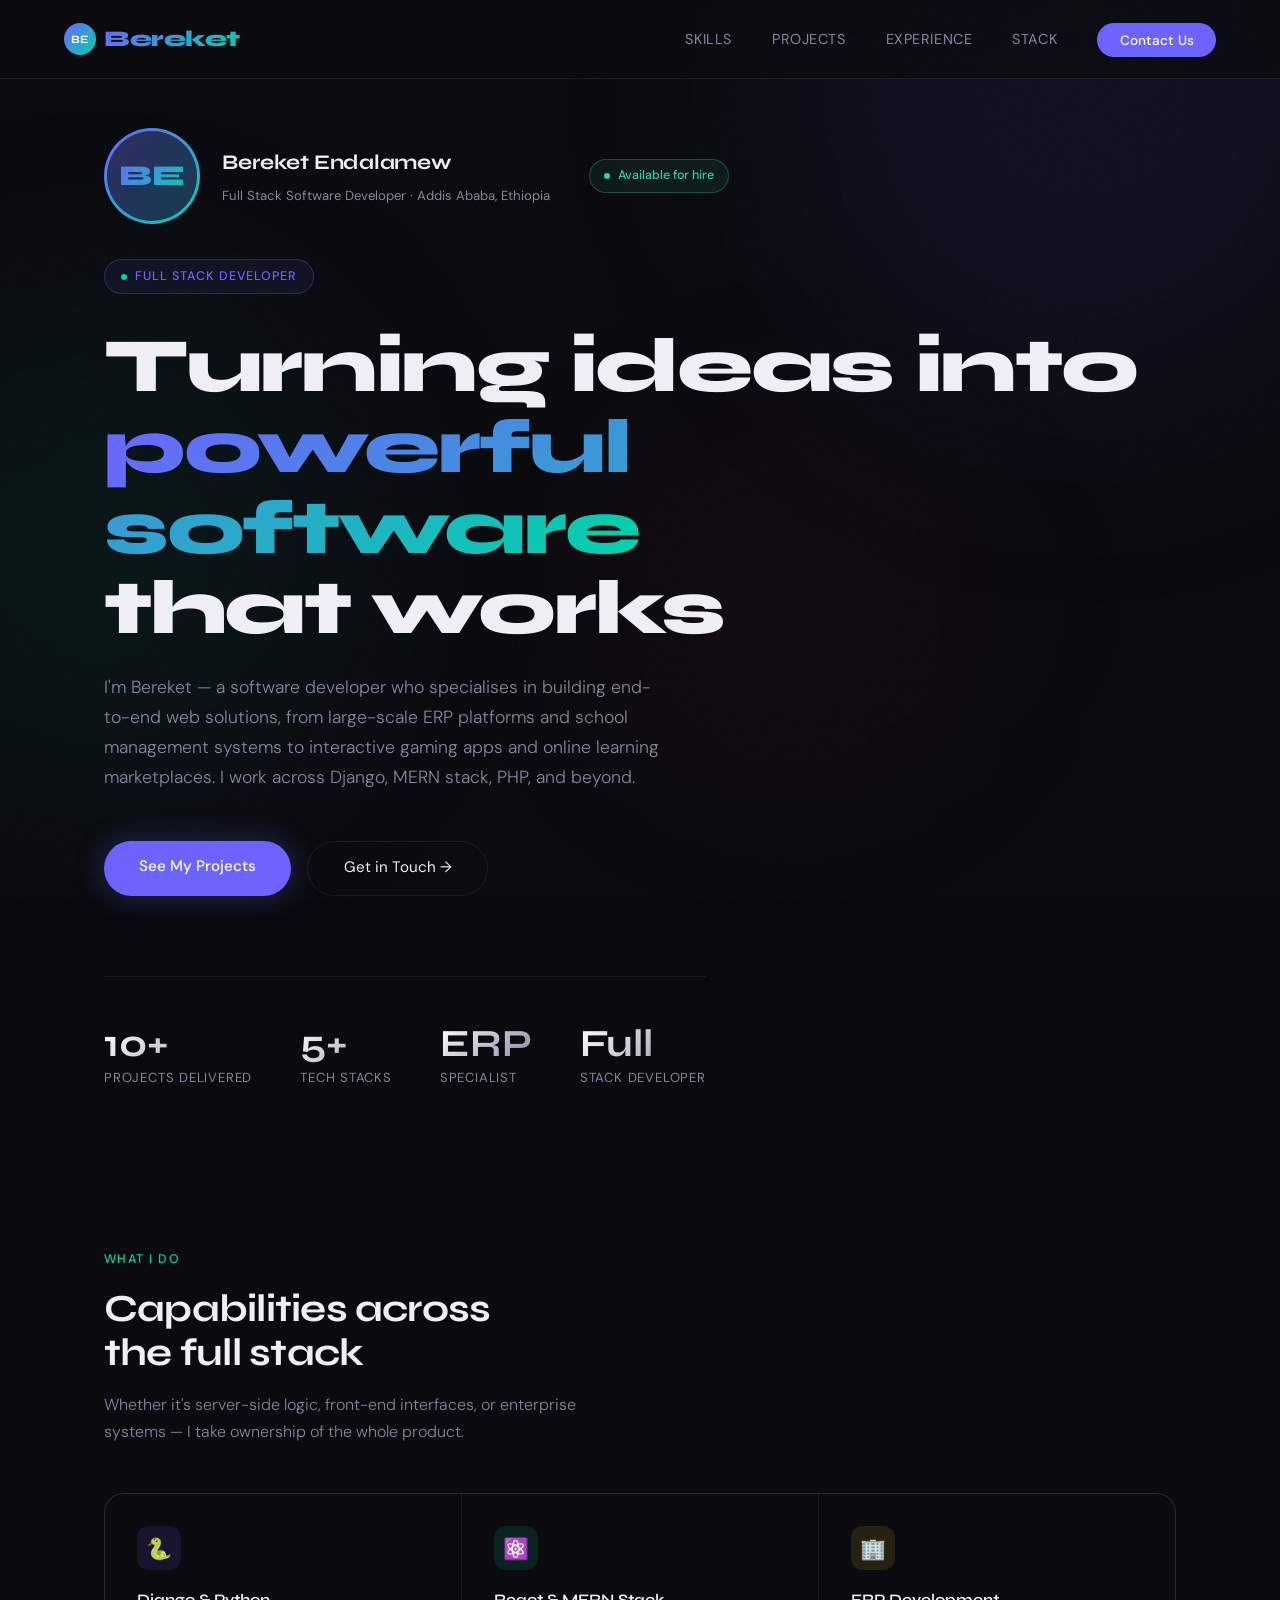
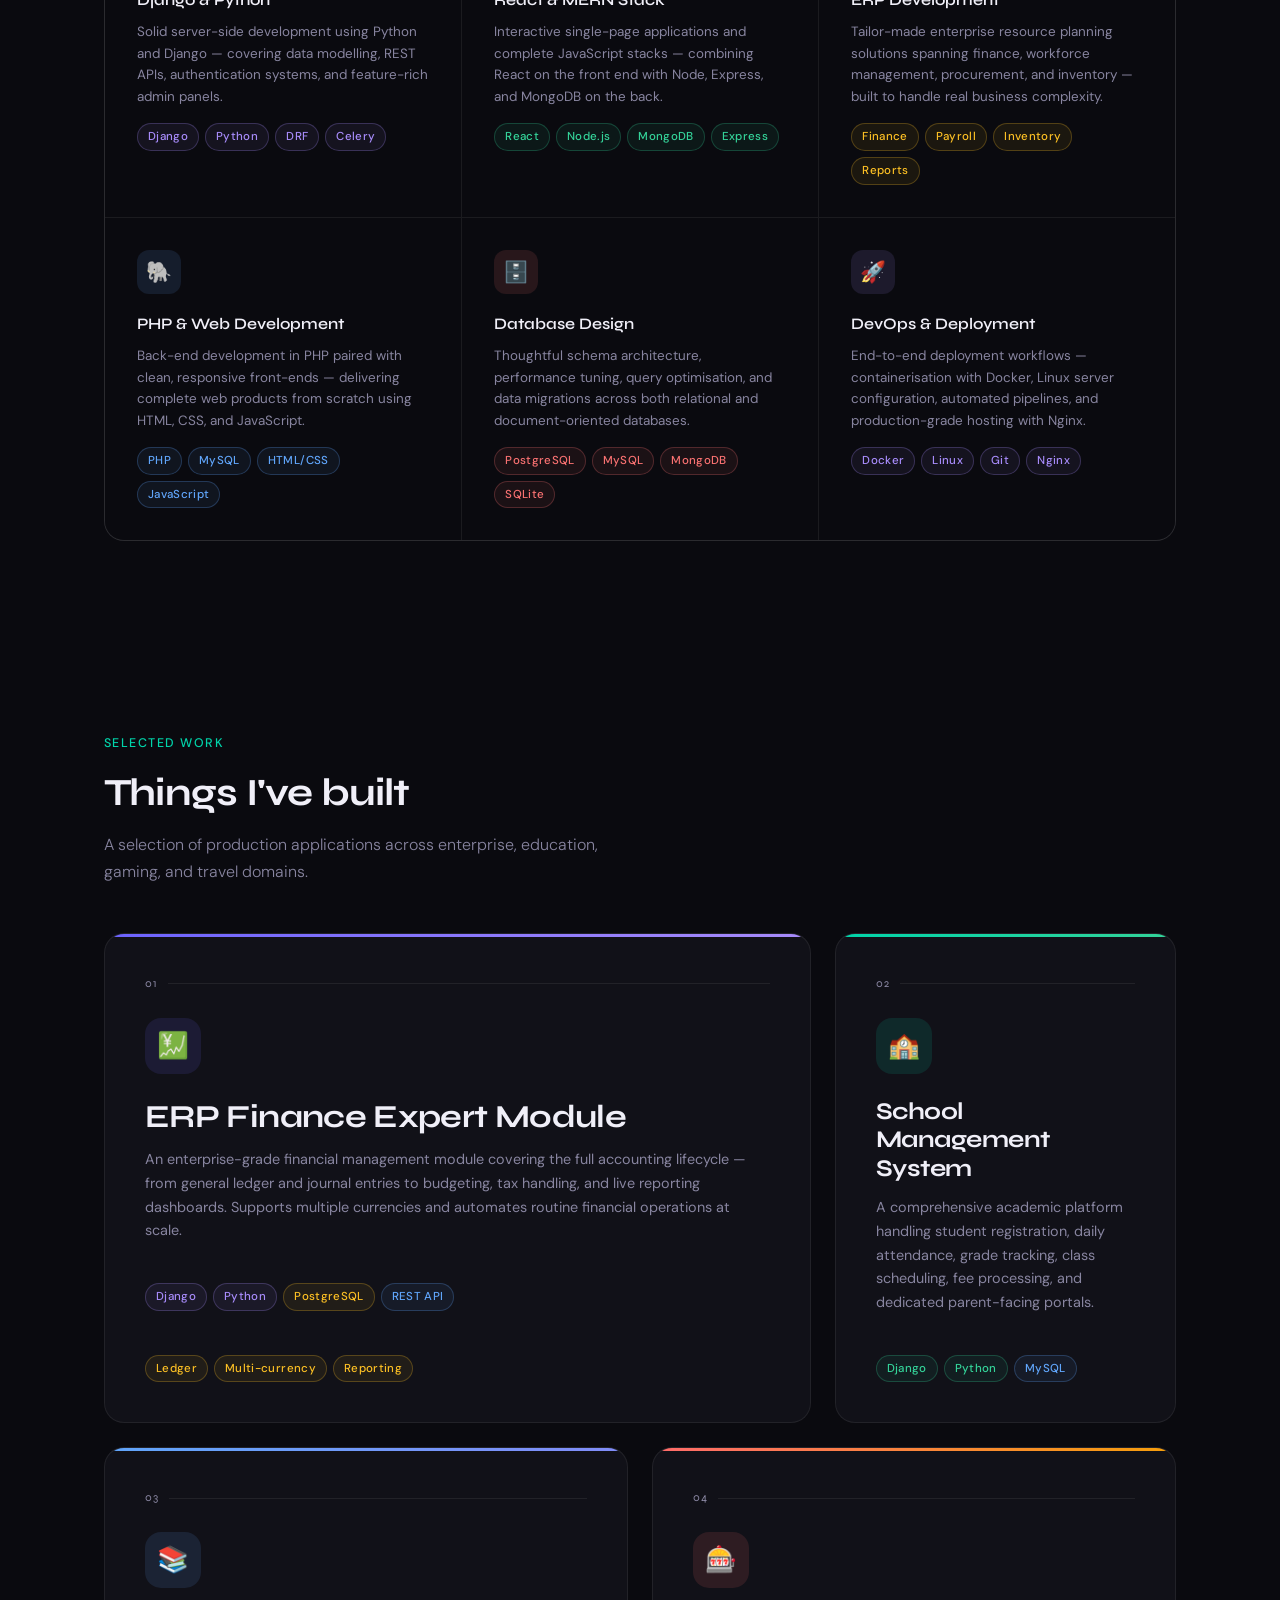
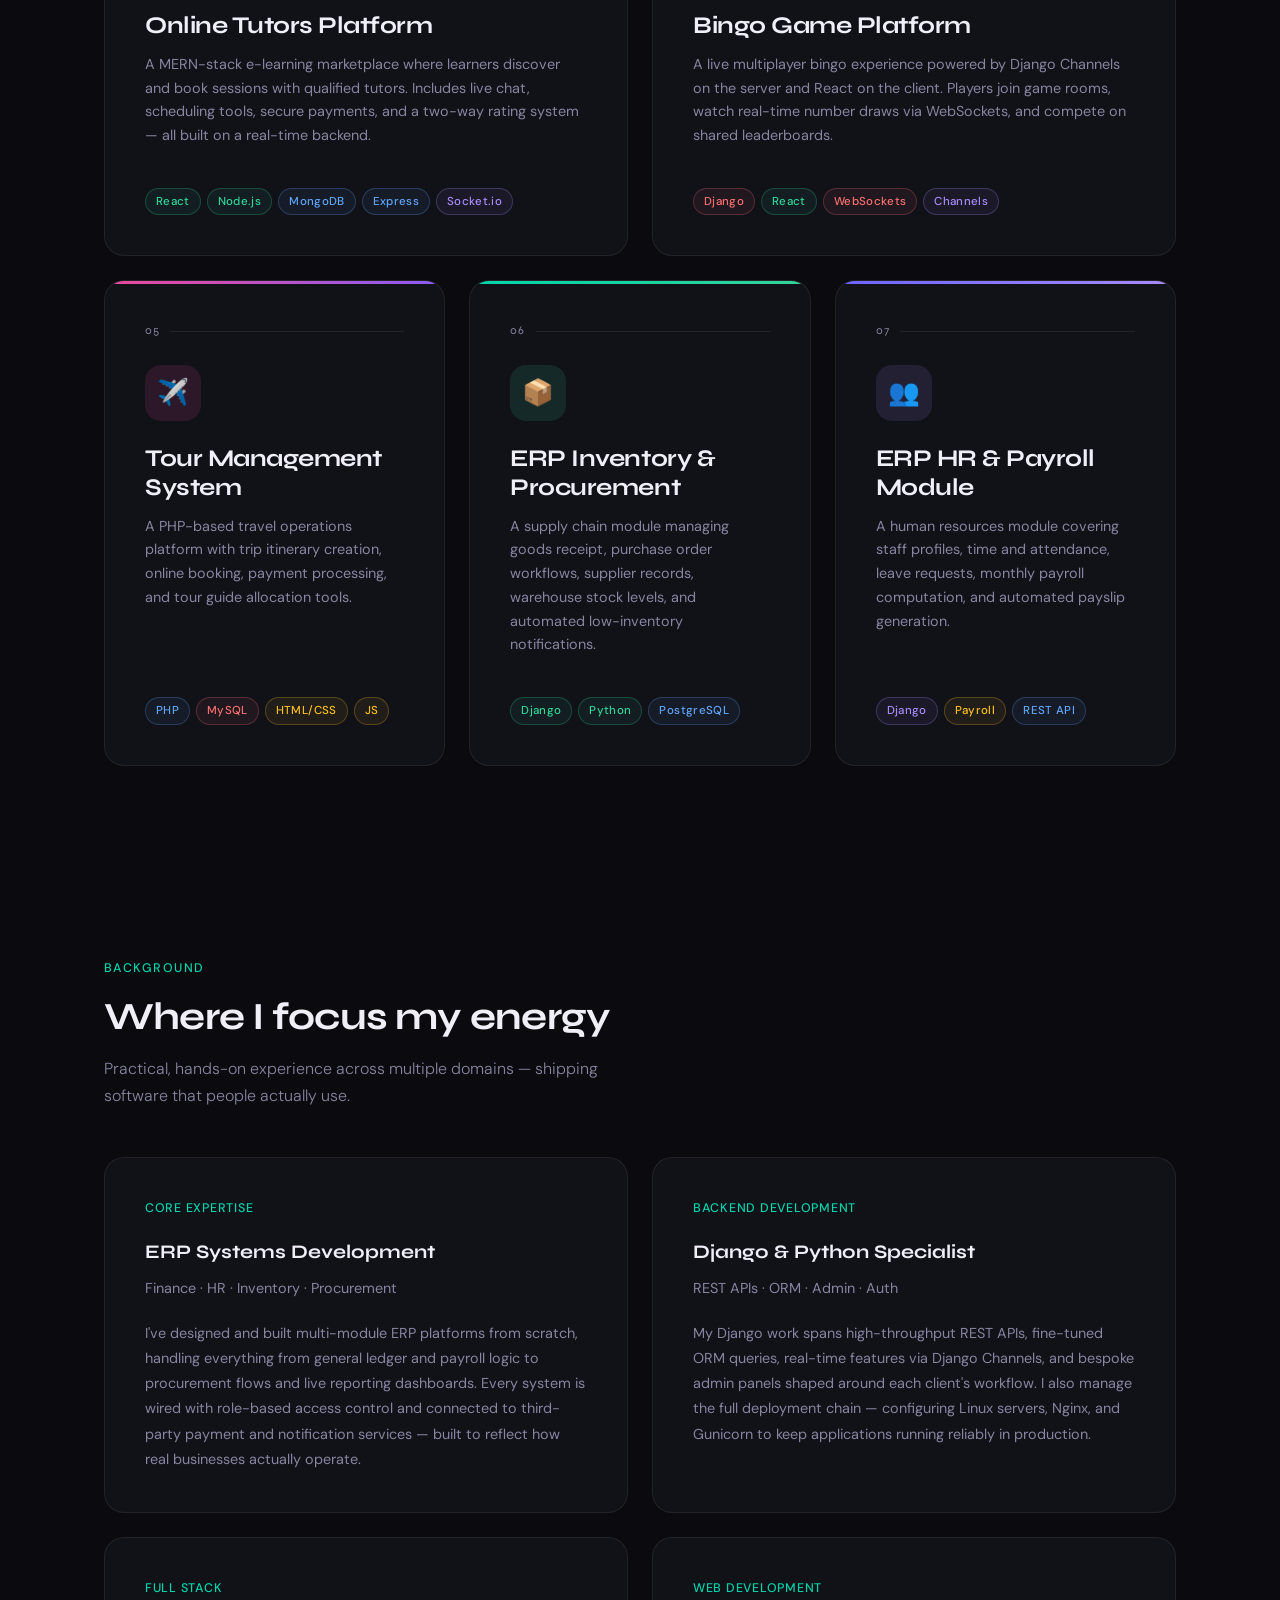
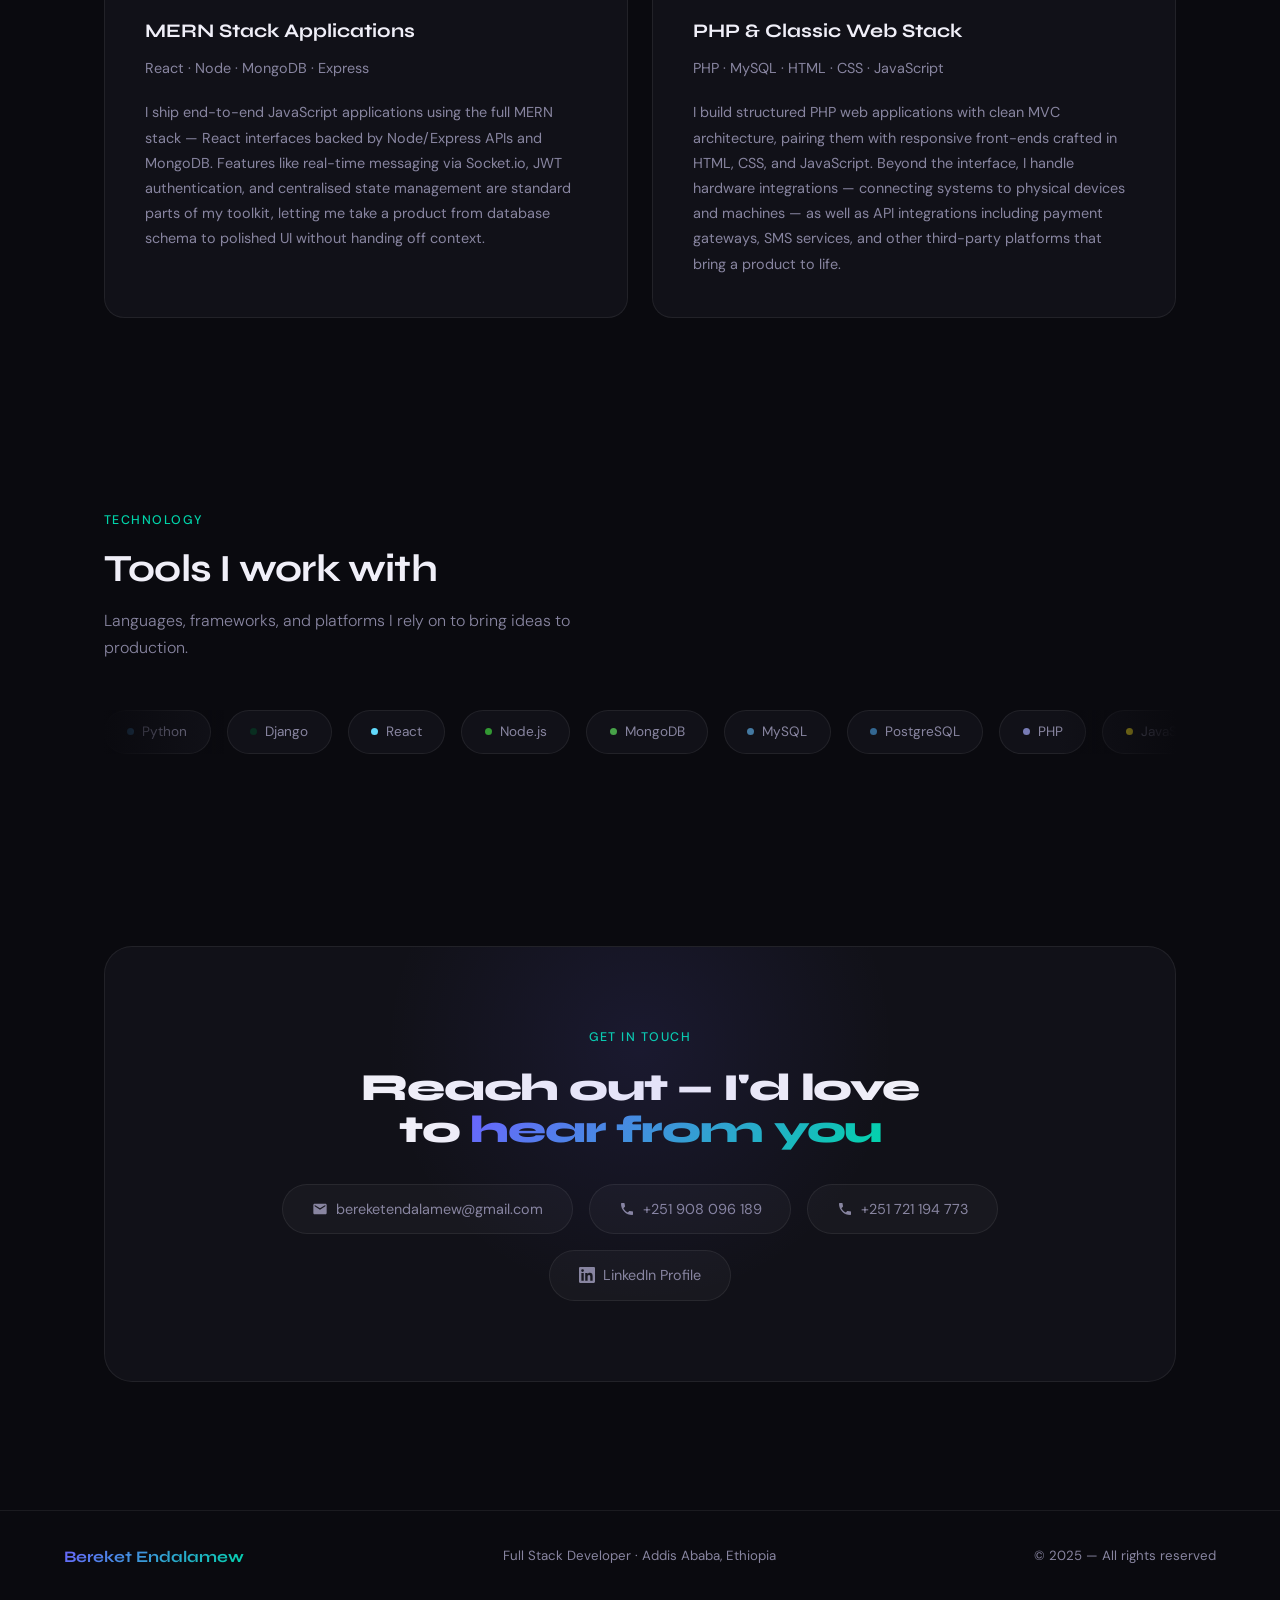
<file: portfolio.html>
<!DOCTYPE html>
<html lang="en">
<head>
<meta charset="UTF-8">
<meta name="viewport" content="width=device-width, initial-scale=1.0">
<title>Bereket Endalamew — Full Stack Developer</title>
<link href="https://fonts.googleapis.com/css2?family=Syne:wght@400;600;700;800&family=DM+Sans:ital,wght@0,300;0,400;0,500;1,300&display=swap" rel="stylesheet">
<style>
  :root {
    --bg: #0a0a0f;
    --bg2: #111118;
    --bg3: #1a1a24;
    --accent: #6c63ff;
    --accent2: #00d4aa;
    --accent3: #ff6b6b;
    --text: #f0eff8;
    --muted: #8885a0;
    --border: rgba(255,255,255,0.07);
    --card: rgba(255,255,255,0.03);
    --glow: 0 0 60px rgba(108,99,255,0.12);
  }
  * { margin: 0; padding: 0; box-sizing: border-box; }
  html { scroll-behavior: smooth; }
  body {
    background: var(--bg);
    color: var(--text);
    font-family: 'DM Sans', sans-serif;
    font-size: 16px;
    line-height: 1.7;
    overflow-x: hidden;
  }
  body::before {
    content: '';
    position: fixed; inset: 0;
    background-image: url("data:image/svg+xml,%3Csvg viewBox='0 0 256 256' xmlns='http://www.w3.org/2000/svg'%3E%3Cfilter id='noise'%3E%3CfeTurbulence type='fractalNoise' baseFrequency='0.9' numOctaves='4' stitchTiles='stitch'/%3E%3C/filter%3E%3Crect width='100%25' height='100%25' filter='url(%23noise)' opacity='0.04'/%3E%3C/svg%3E");
    pointer-events: none; z-index: 999; opacity: 0.5;
  }
  .orb { position: fixed; border-radius: 50%; filter: blur(120px); pointer-events: none; z-index: 0; }
  .orb1 { width: 600px; height: 600px; background: rgba(108,99,255,0.08); top: -200px; right: -100px; }
  .orb2 { width: 500px; height: 500px; background: rgba(0,212,170,0.06); bottom: 100px; left: -150px; }
  .orb3 { width: 300px; height: 300px; background: rgba(255,107,107,0.05); top: 50%; left: 50%; }
  nav {
    position: fixed; top: 0; left: 0; right: 0; z-index: 100;
    display: flex; align-items: center; justify-content: space-between;
    padding: 1.25rem 4rem;
    backdrop-filter: blur(20px);
    background: rgba(10,10,15,0.7);
    border-bottom: 1px solid var(--border);
  }
  .nav-logo {
    font-family: 'Syne', sans-serif;
    font-weight: 800; font-size: 1.4rem;
    background: linear-gradient(135deg, var(--accent), var(--accent2));
    -webkit-background-clip: text; -webkit-text-fill-color: transparent;
    letter-spacing: -0.02em;
  }
  .nav-links { display: flex; gap: 2.5rem; list-style: none; }
  .nav-links a { color: var(--muted); text-decoration: none; font-size: 0.9rem; font-weight: 400; letter-spacing: 0.04em; text-transform: uppercase; transition: color 0.2s; }
  .nav-links a:hover { color: var(--text); }
  .nav-cta { padding: 0.55rem 1.4rem; background: var(--accent); color: #fff !important; border-radius: 100px; font-size: 0.85rem !important; text-transform: none !important; letter-spacing: 0 !important; font-weight: 500 !important; transition: opacity 0.2s !important; }
  .nav-cta:hover { opacity: 0.85; color: #fff !important; }
  section { position: relative; z-index: 1; }
  .hero { min-height: 100vh; display: flex; flex-direction: column; justify-content: center; align-items: flex-start; padding: 8rem 4rem 4rem; max-width: 1200px; margin: 0 auto; }
  .hero-tag { display: inline-flex; align-items: center; gap: 8px; padding: 6px 16px; border-radius: 100px; border: 1px solid rgba(108,99,255,0.3); background: rgba(108,99,255,0.08); font-size: 0.78rem; font-weight: 500; color: var(--accent); letter-spacing: 0.08em; text-transform: uppercase; margin-bottom: 2rem; animation: fadeUp 0.6s ease both; }
  .hero-tag::before { content: ''; width: 6px; height: 6px; border-radius: 50%; background: var(--accent2); display: inline-block; animation: pulse 2s infinite; }
  @keyframes pulse { 0%, 100% { opacity: 1; transform: scale(1); } 50% { opacity: 0.5; transform: scale(0.7); } }
  .hero h1 { font-family: 'Syne', sans-serif; font-size: clamp(3rem, 6vw, 5.5rem); font-weight: 800; line-height: 1.05; letter-spacing: -0.03em; animation: fadeUp 0.6s ease 0.1s both; }
  .hero h1 span { background: linear-gradient(135deg, var(--accent) 0%, var(--accent2) 100%); -webkit-background-clip: text; -webkit-text-fill-color: transparent; }
  .hero-sub { max-width: 560px; margin-top: 1.5rem; color: var(--muted); font-size: 1.1rem; font-weight: 300; animation: fadeUp 0.6s ease 0.2s both; }
  .hero-actions { display: flex; gap: 1rem; margin-top: 3rem; animation: fadeUp 0.6s ease 0.3s both; }
  .btn-primary { padding: 0.85rem 2.2rem; background: var(--accent); color: #fff; border: none; border-radius: 100px; font-size: 0.95rem; font-weight: 500; cursor: pointer; text-decoration: none; transition: transform 0.2s, box-shadow 0.2s; box-shadow: 0 0 30px rgba(108,99,255,0.3); }
  .btn-primary:hover { transform: translateY(-2px); box-shadow: 0 0 50px rgba(108,99,255,0.5); }
  .btn-outline { padding: 0.85rem 2.2rem; background: transparent; color: var(--text); border: 1px solid var(--border); border-radius: 100px; font-size: 0.95rem; font-weight: 400; cursor: pointer; text-decoration: none; transition: border-color 0.2s, background 0.2s; }
  .btn-outline:hover { border-color: rgba(255,255,255,0.2); background: rgba(255,255,255,0.04); }
  .hero-stats { display: flex; gap: 3rem; margin-top: 5rem; padding-top: 3rem; border-top: 1px solid var(--border); animation: fadeUp 0.6s ease 0.4s both; }
  .stat-num { font-family: 'Syne', sans-serif; font-size: 2.4rem; font-weight: 700; line-height: 1; background: linear-gradient(135deg, #fff, var(--muted)); -webkit-background-clip: text; -webkit-text-fill-color: transparent; }
  .stat-label { font-size: 0.82rem; color: var(--muted); margin-top: 4px; text-transform: uppercase; letter-spacing: 0.06em; }
  @keyframes fadeUp { from { opacity: 0; transform: translateY(24px); } to { opacity: 1; transform: translateY(0); } }
  .skills-section { padding: 6rem 4rem; max-width: 1200px; margin: 0 auto; }
  .section-label { font-size: 0.78rem; font-weight: 500; color: var(--accent2); letter-spacing: 0.12em; text-transform: uppercase; margin-bottom: 1rem; }
  .section-title { font-family: 'Syne', sans-serif; font-size: clamp(1.8rem, 3vw, 2.8rem); font-weight: 700; letter-spacing: -0.02em; line-height: 1.15; margin-bottom: 1rem; }
  .section-desc { color: var(--muted); max-width: 500px; font-weight: 300; margin-bottom: 3rem; }
  .skills-grid { display: grid; grid-template-columns: repeat(auto-fill, minmax(280px, 1fr)); gap: 1.5px; background: var(--border); border: 1px solid var(--border); border-radius: 20px; overflow: hidden; }
  .skill-cell { background: var(--bg); padding: 2rem; transition: background 0.2s; }
  .skill-cell:hover { background: var(--bg3); }
  .skill-icon { width: 44px; height: 44px; border-radius: 12px; display: flex; align-items: center; justify-content: center; font-size: 1.3rem; margin-bottom: 1rem; }
  .skill-cell h3 { font-family: 'Syne', sans-serif; font-size: 1rem; font-weight: 600; margin-bottom: 0.5rem; }
  .skill-cell p { font-size: 0.84rem; color: var(--muted); line-height: 1.6; }
  .tags { display: flex; flex-wrap: wrap; gap: 6px; margin-top: 1rem; }
  .tag { padding: 3px 10px; border-radius: 100px; font-size: 0.72rem; font-weight: 500; border: 1px solid; letter-spacing: 0.03em; }
  .tag-purple { color: #a78bfa; border-color: rgba(167,139,250,0.25); background: rgba(167,139,250,0.07); }
  .tag-teal { color: #34d399; border-color: rgba(52,211,153,0.25); background: rgba(52,211,153,0.07); }
  .tag-red { color: #f87171; border-color: rgba(248,113,113,0.25); background: rgba(248,113,113,0.07); }
  .tag-amber { color: #fbbf24; border-color: rgba(251,191,36,0.25); background: rgba(251,191,36,0.07); }
  .tag-blue { color: #60a5fa; border-color: rgba(96,165,250,0.25); background: rgba(96,165,250,0.07); }
  .projects-section { padding: 6rem 4rem; max-width: 1200px; margin: 0 auto; }
  .projects-grid { display: grid; grid-template-columns: repeat(12, 1fr); gap: 1.5rem; margin-top: 3rem; }
  .project-card { border-radius: 20px; border: 1px solid var(--border); background: var(--bg2); padding: 2.5rem; position: relative; overflow: hidden; transition: transform 0.3s, border-color 0.3s; cursor: default; }
  .project-card:hover { transform: translateY(-4px); border-color: rgba(108,99,255,0.3); }
  .project-card::before { content: ''; position: absolute; inset: 0; opacity: 0; background: radial-gradient(600px circle at var(--mouse-x, 50%) var(--mouse-y, 50%), rgba(108,99,255,0.06), transparent 40%); transition: opacity 0.3s; }
  .project-card:hover::before { opacity: 1; }
  .col-8 { grid-column: span 8; }
  .col-4 { grid-column: span 4; }
  .col-6 { grid-column: span 6; }
  .col-12 { grid-column: span 12; }
  .project-number { font-family: 'Syne', sans-serif; font-size: 0.72rem; color: var(--muted); letter-spacing: 0.1em; text-transform: uppercase; margin-bottom: 1.5rem; display: flex; align-items: center; gap: 10px; }
  .project-number::after { content: ''; flex: 1; height: 1px; background: var(--border); }
  .project-title { font-family: 'Syne', sans-serif; font-size: 1.5rem; font-weight: 700; letter-spacing: -0.02em; line-height: 1.2; margin-bottom: 0.75rem; }
  .project-title.lg { font-size: 2rem; }
  .project-desc { font-size: 0.9rem; color: var(--muted); line-height: 1.65; margin-bottom: 1.5rem; }
  .project-footer { display: flex; align-items: center; justify-content: space-between; margin-top: auto; }
  .accent-bar { position: absolute; top: 0; left: 0; right: 0; height: 3px; border-radius: 20px 20px 0 0; }
  .bar-purple { background: linear-gradient(90deg, var(--accent), #a78bfa); }
  .bar-teal { background: linear-gradient(90deg, var(--accent2), #34d399); }
  .bar-coral { background: linear-gradient(90deg, var(--accent3), #f59e0b); }
  .bar-blue { background: linear-gradient(90deg, #60a5fa, #818cf8); }
  .bar-pink { background: linear-gradient(90deg, #ec4899, #8b5cf6); }
  .project-icon-bg { width: 56px; height: 56px; border-radius: 16px; display: flex; align-items: center; justify-content: center; font-size: 1.6rem; margin-bottom: 1.5rem; }
  .experience-section { padding: 6rem 4rem; max-width: 1200px; margin: 0 auto; }
  .exp-grid { display: grid; grid-template-columns: 1fr 1fr; gap: 1.5rem; margin-top: 3rem; }
  .exp-card { border: 1px solid var(--border); background: var(--bg2); border-radius: 20px; padding: 2.5rem; transition: border-color 0.3s; }
  .exp-card:hover { border-color: rgba(0,212,170,0.25); }
  .exp-year { font-size: 0.78rem; color: var(--accent2); font-weight: 500; letter-spacing: 0.06em; text-transform: uppercase; margin-bottom: 1rem; }
  .exp-title { font-family: 'Syne', sans-serif; font-size: 1.2rem; font-weight: 700; margin-bottom: 0.5rem; }
  .exp-company { font-size: 0.9rem; color: var(--muted); margin-bottom: 1.25rem; }
  .stack-section { padding: 6rem 4rem; max-width: 1200px; margin: 0 auto; }
  .stack-marquee-wrap { overflow: hidden; margin-top: 3rem; position: relative; }
  .stack-marquee-wrap::before, .stack-marquee-wrap::after { content: ''; position: absolute; top: 0; bottom: 0; width: 120px; z-index: 2; }
  .stack-marquee-wrap::before { left: 0; background: linear-gradient(90deg, var(--bg), transparent); }
  .stack-marquee-wrap::after { right: 0; background: linear-gradient(-90deg, var(--bg), transparent); }
  .stack-track { display: flex; gap: 1rem; animation: marquee 30s linear infinite; width: max-content; }
  @keyframes marquee { from { transform: translateX(0); } to { transform: translateX(-50%); } }
  .stack-pill { padding: 0.6rem 1.4rem; border: 1px solid var(--border); border-radius: 100px; background: var(--bg2); white-space: nowrap; font-size: 0.85rem; color: var(--muted); display: flex; align-items: center; gap: 8px; transition: border-color 0.2s, color 0.2s; }
  .stack-pill:hover { border-color: rgba(108,99,255,0.4); color: var(--text); }
  .stack-dot { width: 7px; height: 7px; border-radius: 50%; flex-shrink: 0; }
  .contact-section { padding: 6rem 4rem 8rem; max-width: 1200px; margin: 0 auto; }
  .contact-card { border: 1px solid var(--border); background: var(--bg2); border-radius: 28px; padding: 5rem; text-align: center; position: relative; overflow: hidden; }
  .contact-card::before { content: ''; position: absolute; top: -200px; left: 50%; transform: translateX(-50%); width: 600px; height: 600px; border-radius: 50%; background: radial-gradient(circle, rgba(108,99,255,0.1), transparent 60%); pointer-events: none; }
  .contact-title { font-family: 'Syne', sans-serif; font-size: clamp(2rem, 4vw, 3.5rem); font-weight: 800; letter-spacing: -0.03em; line-height: 1.1; margin-bottom: 1.5rem; }
  .contact-title span { background: linear-gradient(135deg, var(--accent), var(--accent2)); -webkit-background-clip: text; -webkit-text-fill-color: transparent; }
  .contact-links { display: flex; gap: 1rem; justify-content: center; flex-wrap: wrap; }
  .contact-link { display: inline-flex; align-items: center; gap: 8px; padding: 0.75rem 1.8rem; border: 1px solid var(--border); border-radius: 100px; text-decoration: none; font-size: 0.9rem; color: var(--muted); background: rgba(255,255,255,0.03); transition: border-color 0.2s, color 0.2s, background 0.2s; }
  .contact-link:hover { border-color: rgba(108,99,255,0.4); color: var(--text); background: rgba(108,99,255,0.08); }
  .contact-link svg { width: 16px; height: 16px; fill: currentColor; }
  footer { border-top: 1px solid var(--border); padding: 2rem 4rem; display: flex; align-items: center; justify-content: space-between; color: var(--muted); font-size: 0.83rem; }
  .footer-logo { font-family: 'Syne', sans-serif; font-weight: 700; font-size: 1rem; background: linear-gradient(135deg, var(--accent), var(--accent2)); -webkit-background-clip: text; -webkit-text-fill-color: transparent; }
  ::-webkit-scrollbar { width: 4px; }
  ::-webkit-scrollbar-track { background: var(--bg); }
  ::-webkit-scrollbar-thumb { background: rgba(108,99,255,0.4); border-radius: 4px; }
  .available-badge { display: inline-flex; align-items: center; gap: 8px; padding: 5px 14px; border-radius: 100px; border: 1px solid rgba(52,211,153,0.3); background: rgba(52,211,153,0.08); font-size: 0.78rem; color: #34d399; font-weight: 500; margin-left: 1.5rem; vertical-align: middle; animation: fadeUp 0.6s ease 0.5s both; }
  .available-badge::before { content: ''; width: 6px; height: 6px; border-radius: 50%; background: #34d399; display: inline-block; animation: pulse 1.5s infinite; }
  .hero-profile { display: flex; align-items: center; gap: 1.4rem; margin-bottom: 2.2rem; animation: fadeUp 0.6s ease both; }
  .avatar-ring { width: 80px; height: 80px; border-radius: 50%; padding: 3px; background: linear-gradient(135deg, var(--accent), var(--accent2)); flex-shrink: 0; }
  .avatar-inner { width: 100%; height: 100%; border-radius: 50%; display: flex; align-items: center; justify-content: center; background: linear-gradient(135deg, #1a1a2e, #16213e); position: relative; overflow: hidden; }
  .avatar-inner img { width: 100%; height: 100%; object-fit: cover; border-radius: 50%; display: block; }
  .avatar-initials { font-family: 'Syne', sans-serif; font-size: 1.5rem; font-weight: 800; background: linear-gradient(135deg, var(--accent), var(--accent2)); -webkit-background-clip: text; -webkit-text-fill-color: transparent; }
  .avatar-fallback { width: 100%; height: 100%; border-radius: 50%; background: linear-gradient(135deg, rgba(108,99,255,0.25), rgba(0,212,170,0.15)); display: flex; align-items: center; justify-content: center; }
  .profile-meta { display: flex; flex-direction: column; gap: 4px; }
  .profile-name { font-family: 'Syne', sans-serif; font-weight: 700; font-size: 1.15rem; letter-spacing: -0.01em; }
  .profile-role { font-size: 0.82rem; color: var(--muted); }
  .nav-avatar { width: 32px; height: 32px; border-radius: 50%; background: linear-gradient(135deg, var(--accent), var(--accent2)); display: flex; align-items: center; justify-content: center; font-family: 'Syne', sans-serif; font-size: 0.7rem; font-weight: 700; color: #fff; flex-shrink: 0; margin-right: 0.5rem; }
  .nav-brand { display: flex; align-items: center; gap: 0; }
  @media (max-width: 768px) {
    nav { padding: 1rem 1.5rem; }
    .nav-links { display: none; }
    .hero { padding: 7rem 1.5rem 3rem; }
    .hero-stats { gap: 2rem; flex-wrap: wrap; }
    .skills-section, .projects-section, .experience-section, .stack-section, .contact-section { padding: 4rem 1.5rem; }
    .col-8, .col-4, .col-6 { grid-column: span 12; }
    .exp-grid { grid-template-columns: 1fr; }
    .contact-card { padding: 3rem 2rem; }
    footer { padding: 1.5rem; flex-direction: column; gap: 0.5rem; text-align: center; }
  }
</style>
</head>
<body>
<div class="orb orb1"></div>
<div class="orb orb2"></div>
<div class="orb orb3"></div>

<nav>
  <div class="nav-brand">
    <div class="nav-avatar">BE</div>
    <div class="nav-logo">Bereket</div>
  </div>
  <ul class="nav-links">
    <li><a href="#skills">Skills</a></li>
    <li><a href="#projects">Projects</a></li>
    <li><a href="#experience">Experience</a></li>
    <li><a href="#stack">Stack</a></li>
    <li><a href="#contact" class="nav-cta">Contact Us</a></li>
  </ul>
</nav>

<section>
<div class="hero">
  <div class="hero-profile">
    <div class="avatar-ring" style="width:96px;height:96px">
      <div class="avatar-inner">
        <!-- TO ADD YOUR PHOTO: replace the div below with: <img src="your-photo.jpg" alt="Bereket Endalamew" /> -->
        <div class="avatar-fallback">
          <span class="avatar-initials" style="font-size:1.8rem">BE</span>
        </div>
      </div>
    </div>
    <div class="profile-meta">
      <div class="profile-name" style="font-size:1.3rem">Bereket Endalamew</div>
      <div class="profile-role">Full Stack Software Developer · Addis Ababa, Ethiopia</div>
    </div>
    <span class="available-badge" style="margin-left:1rem">Available for hire</span>
  </div>
  <div class="hero-tag">Full Stack Developer</div>
  <h1>Turning ideas into<br><span>powerful software</span><br>that works</h1>
  <p class="hero-sub" style="margin-top:1.5rem">I'm Bereket — a software developer who specialises in building end-to-end web solutions, from large-scale ERP platforms and school management systems to interactive gaming apps and online learning marketplaces. I work across Django, MERN stack, PHP, and beyond.</p>
  <div class="hero-actions">
    <a href="#projects" class="btn-primary">See My Projects</a>
    <a href="#contact" class="btn-outline">Get in Touch →</a>
  </div>
  <div class="hero-stats">
    <div><div class="stat-num">10+</div><div class="stat-label">Projects Delivered</div></div>
    <div><div class="stat-num">5+</div><div class="stat-label">Tech Stacks</div></div>
    <div><div class="stat-num">ERP</div><div class="stat-label">Specialist</div></div>
    <div><div class="stat-num">Full</div><div class="stat-label">Stack Developer</div></div>
  </div>
</div>
</section>

<section id="skills">
<div class="skills-section">
  <div class="section-label">What I do</div>
  <h2 class="section-title">Capabilities across<br>the full stack</h2>
  <p class="section-desc">Whether it's server-side logic, front-end interfaces, or enterprise systems — I take ownership of the whole product.</p>
  <div class="skills-grid">
    <div class="skill-cell">
      <div class="skill-icon" style="background:rgba(108,99,255,0.12)">🐍</div>
      <h3>Django & Python</h3>
      <p>Solid server-side development using Python and Django — covering data modelling, REST APIs, authentication systems, and feature-rich admin panels.</p>
      <div class="tags"><span class="tag tag-purple">Django</span><span class="tag tag-purple">Python</span><span class="tag tag-purple">DRF</span><span class="tag tag-purple">Celery</span></div>
    </div>
    <div class="skill-cell">
      <div class="skill-icon" style="background:rgba(0,212,170,0.12)">⚛️</div>
      <h3>React & MERN Stack</h3>
      <p>Interactive single-page applications and complete JavaScript stacks — combining React on the front end with Node, Express, and MongoDB on the back.</p>
      <div class="tags"><span class="tag tag-teal">React</span><span class="tag tag-teal">Node.js</span><span class="tag tag-teal">MongoDB</span><span class="tag tag-teal">Express</span></div>
    </div>
    <div class="skill-cell">
      <div class="skill-icon" style="background:rgba(251,191,36,0.12)">🏢</div>
      <h3>ERP Development</h3>
      <p>Tailor-made enterprise resource planning solutions spanning finance, workforce management, procurement, and inventory — built to handle real business complexity.</p>
      <div class="tags"><span class="tag tag-amber">Finance</span><span class="tag tag-amber">Payroll</span><span class="tag tag-amber">Inventory</span><span class="tag tag-amber">Reports</span></div>
    </div>
    <div class="skill-cell">
      <div class="skill-icon" style="background:rgba(96,165,250,0.12)">🐘</div>
      <h3>PHP & Web Development</h3>
      <p>Back-end development in PHP paired with clean, responsive front-ends — delivering complete web products from scratch using HTML, CSS, and JavaScript.</p>
      <div class="tags"><span class="tag tag-blue">PHP</span><span class="tag tag-blue">MySQL</span><span class="tag tag-blue">HTML/CSS</span><span class="tag tag-blue">JavaScript</span></div>
    </div>
    <div class="skill-cell">
      <div class="skill-icon" style="background:rgba(248,113,113,0.12)">🗄️</div>
      <h3>Database Design</h3>
      <p>Thoughtful schema architecture, performance tuning, query optimisation, and data migrations across both relational and document-oriented databases.</p>
      <div class="tags"><span class="tag tag-red">PostgreSQL</span><span class="tag tag-red">MySQL</span><span class="tag tag-red">MongoDB</span><span class="tag tag-red">SQLite</span></div>
    </div>
    <div class="skill-cell">
      <div class="skill-icon" style="background:rgba(167,139,250,0.12)">🚀</div>
      <h3>DevOps & Deployment</h3>
      <p>End-to-end deployment workflows — containerisation with Docker, Linux server configuration, automated pipelines, and production-grade hosting with Nginx.</p>
      <div class="tags"><span class="tag tag-purple">Docker</span><span class="tag tag-purple">Linux</span><span class="tag tag-purple">Git</span><span class="tag tag-purple">Nginx</span></div>
    </div>
  </div>
</div>
</section>

<section id="projects">
<div class="projects-section">
  <div class="section-label">Selected work</div>
  <h2 class="section-title">Things I've built</h2>
  <p class="section-desc">A selection of production applications across enterprise, education, gaming, and travel domains.</p>
  <div class="projects-grid">
    <div class="project-card col-8" style="min-height:320px; display:flex; flex-direction:column;">
      <div class="accent-bar bar-purple"></div>
      <div class="project-number">01</div>
      <div class="project-icon-bg" style="background:rgba(108,99,255,0.12)">💹</div>
      <div class="project-title lg">ERP Finance Expert Module</div>
      <p class="project-desc">An enterprise-grade financial management module covering the full accounting lifecycle — from general ledger and journal entries to budgeting, tax handling, and live reporting dashboards. Supports multiple currencies and automates routine financial operations at scale.</p>
      <div class="tags" style="margin-bottom:1.5rem"><span class="tag tag-purple">Django</span><span class="tag tag-purple">Python</span><span class="tag tag-amber">PostgreSQL</span><span class="tag tag-blue">REST API</span></div>
      <div class="project-footer"><div class="tags"><span class="tag tag-amber">Ledger</span><span class="tag tag-amber">Multi-currency</span><span class="tag tag-amber">Reporting</span></div></div>
    </div>
    <div class="project-card col-4" style="display:flex; flex-direction:column;">
      <div class="accent-bar bar-teal"></div>
      <div class="project-number">02</div>
      <div class="project-icon-bg" style="background:rgba(0,212,170,0.12)">🏫</div>
      <div class="project-title">School Management System</div>
      <p class="project-desc">A comprehensive academic platform handling student registration, daily attendance, grade tracking, class scheduling, fee processing, and dedicated parent-facing portals.</p>
      <div class="tags" style="margin-top:auto; padding-top:1rem"><span class="tag tag-teal">Django</span><span class="tag tag-teal">Python</span><span class="tag tag-blue">MySQL</span></div>
    </div>
    <div class="project-card col-6" style="display:flex; flex-direction:column;">
      <div class="accent-bar bar-blue"></div>
      <div class="project-number">03</div>
      <div class="project-icon-bg" style="background:rgba(96,165,250,0.12)">📚</div>
      <div class="project-title">Online Tutors Platform</div>
      <p class="project-desc">A MERN-stack e-learning marketplace where learners discover and book sessions with qualified tutors. Includes live chat, scheduling tools, secure payments, and a two-way rating system — all built on a real-time backend.</p>
      <div class="tags" style="margin-top:auto; padding-top:1rem"><span class="tag tag-teal">React</span><span class="tag tag-teal">Node.js</span><span class="tag tag-blue">MongoDB</span><span class="tag tag-blue">Express</span><span class="tag tag-purple">Socket.io</span></div>
    </div>
    <div class="project-card col-6" style="display:flex; flex-direction:column;">
      <div class="accent-bar bar-coral"></div>
      <div class="project-number">04</div>
      <div class="project-icon-bg" style="background:rgba(255,107,107,0.12)">🎰</div>
      <div class="project-title">Bingo Game Platform</div>
      <p class="project-desc">A live multiplayer bingo experience powered by Django Channels on the server and React on the client. Players join game rooms, watch real-time number draws via WebSockets, and compete on shared leaderboards.</p>
      <div class="tags" style="margin-top:auto; padding-top:1rem"><span class="tag tag-red">Django</span><span class="tag tag-teal">React</span><span class="tag tag-red">WebSockets</span><span class="tag tag-purple">Channels</span></div>
    </div>
    <div class="project-card col-4" style="display:flex; flex-direction:column;">
      <div class="accent-bar bar-pink"></div>
      <div class="project-number">05</div>
      <div class="project-icon-bg" style="background:rgba(236,72,153,0.12)">✈️</div>
      <div class="project-title">Tour Management System</div>
      <p class="project-desc">A PHP-based travel operations platform with trip itinerary creation, online booking, payment processing, and tour guide allocation tools.</p>
      <div class="tags" style="margin-top:auto; padding-top:1rem"><span class="tag tag-blue">PHP</span><span class="tag tag-red">MySQL</span><span class="tag tag-amber">HTML/CSS</span><span class="tag tag-amber">JS</span></div>
    </div>
    <div class="project-card col-4" style="display:flex; flex-direction:column;">
      <div class="accent-bar bar-teal"></div>
      <div class="project-number">06</div>
      <div class="project-icon-bg" style="background:rgba(52,211,153,0.12)">📦</div>
      <div class="project-title">ERP Inventory & Procurement</div>
      <p class="project-desc">A supply chain module managing goods receipt, purchase order workflows, supplier records, warehouse stock levels, and automated low-inventory notifications.</p>
      <div class="tags" style="margin-top:auto; padding-top:1rem"><span class="tag tag-teal">Django</span><span class="tag tag-teal">Python</span><span class="tag tag-blue">PostgreSQL</span></div>
    </div>
    <div class="project-card col-4" style="display:flex; flex-direction:column;">
      <div class="accent-bar bar-purple"></div>
      <div class="project-number">07</div>
      <div class="project-icon-bg" style="background:rgba(167,139,250,0.12)">👥</div>
      <div class="project-title">ERP HR & Payroll Module</div>
      <p class="project-desc">A human resources module covering staff profiles, time and attendance, leave requests, monthly payroll computation, and automated payslip generation.</p>
      <div class="tags" style="margin-top:auto; padding-top:1rem"><span class="tag tag-purple">Django</span><span class="tag tag-amber">Payroll</span><span class="tag tag-blue">REST API</span></div>
    </div>
  </div>
</div>
</section>

<section id="experience">
<div class="experience-section">
  <div class="section-label">Background</div>
  <h2 class="section-title">Where I focus my energy</h2>
  <p class="section-desc">Practical, hands-on experience across multiple domains — shipping software that people actually use.</p>
  <div class="exp-grid">
    <div class="exp-card">
      <div class="exp-year">Core Expertise</div>
      <div class="exp-title">ERP Systems Development</div>
      <div class="exp-company">Finance · HR · Inventory · Procurement</div>
      <p style="font-size:0.9rem; color:var(--muted); line-height:1.75; margin-top:1rem">I've designed and built multi-module ERP platforms from scratch, handling everything from general ledger and payroll logic to procurement flows and live reporting dashboards. Every system is wired with role-based access control and connected to third-party payment and notification services — built to reflect how real businesses actually operate.</p>
    </div>
    <div class="exp-card">
      <div class="exp-year">Backend Development</div>
      <div class="exp-title">Django & Python Specialist</div>
      <div class="exp-company">REST APIs · ORM · Admin · Auth</div>
      <p style="font-size:0.9rem; color:var(--muted); line-height:1.75; margin-top:1rem">My Django work spans high-throughput REST APIs, fine-tuned ORM queries, real-time features via Django Channels, and bespoke admin panels shaped around each client's workflow. I also manage the full deployment chain — configuring Linux servers, Nginx, and Gunicorn to keep applications running reliably in production.</p>
    </div>
    <div class="exp-card">
      <div class="exp-year">Full Stack</div>
      <div class="exp-title">MERN Stack Applications</div>
      <div class="exp-company">React · Node · MongoDB · Express</div>
      <p style="font-size:0.9rem; color:var(--muted); line-height:1.75; margin-top:1rem">I ship end-to-end JavaScript applications using the full MERN stack — React interfaces backed by Node/Express APIs and MongoDB. Features like real-time messaging via Socket.io, JWT authentication, and centralised state management are standard parts of my toolkit, letting me take a product from database schema to polished UI without handing off context.</p>
    </div>
    <div class="exp-card">
      <div class="exp-year">Web Development</div>
      <div class="exp-title">PHP & Classic Web Stack</div>
      <div class="exp-company">PHP · MySQL · HTML · CSS · JavaScript</div>
      <p style="font-size:0.9rem; color:var(--muted); line-height:1.75; margin-top:1rem">I build structured PHP web applications with clean MVC architecture, pairing them with responsive front-ends crafted in HTML, CSS, and JavaScript. Beyond the interface, I handle hardware integrations — connecting systems to physical devices and machines — as well as API integrations including payment gateways, SMS services, and other third-party platforms that bring a product to life.</p>
    </div>
  </div>
</div>
</section>

<section id="stack">
<div class="stack-section">
  <div class="section-label">Technology</div>
  <h2 class="section-title">Tools I work with</h2>
  <p class="section-desc">Languages, frameworks, and platforms I rely on to bring ideas to production.</p>
  <div class="stack-marquee-wrap">
    <div class="stack-track" id="track">
      <div class="stack-pill"><span class="stack-dot" style="background:#3572A5"></span>Python</div>
      <div class="stack-pill"><span class="stack-dot" style="background:#092E20"></span>Django</div>
      <div class="stack-pill"><span class="stack-dot" style="background:#61DAFB"></span>React</div>
      <div class="stack-pill"><span class="stack-dot" style="background:#339933"></span>Node.js</div>
      <div class="stack-pill"><span class="stack-dot" style="background:#47A248"></span>MongoDB</div>
      <div class="stack-pill"><span class="stack-dot" style="background:#4479A1"></span>MySQL</div>
      <div class="stack-pill"><span class="stack-dot" style="background:#336791"></span>PostgreSQL</div>
      <div class="stack-pill"><span class="stack-dot" style="background:#777BB4"></span>PHP</div>
      <div class="stack-pill"><span class="stack-dot" style="background:#F7DF1E"></span>JavaScript</div>
      <div class="stack-pill"><span class="stack-dot" style="background:#E34F26"></span>HTML5</div>
      <div class="stack-pill"><span class="stack-dot" style="background:#1572B6"></span>CSS3</div>
      <div class="stack-pill"><span class="stack-dot" style="background:#2496ED"></span>Docker</div>
      <div class="stack-pill"><span class="stack-dot" style="background:#F05032"></span>Git</div>
      <div class="stack-pill"><span class="stack-dot" style="background:#009485"></span>Django REST</div>
      <div class="stack-pill"><span class="stack-dot" style="background:#6DB33F"></span>REST APIs</div>
      <div class="stack-pill"><span class="stack-dot" style="background:#555"></span>Nginx</div>
      <div class="stack-pill"><span class="stack-dot" style="background:#005571"></span>Linux</div>
      <div class="stack-pill"><span class="stack-dot" style="background:#444"></span>Express.js</div>
      <div class="stack-pill"><span class="stack-dot" style="background:#3572A5"></span>Python</div>
      <div class="stack-pill"><span class="stack-dot" style="background:#092E20"></span>Django</div>
      <div class="stack-pill"><span class="stack-dot" style="background:#61DAFB"></span>React</div>
      <div class="stack-pill"><span class="stack-dot" style="background:#339933"></span>Node.js</div>
      <div class="stack-pill"><span class="stack-dot" style="background:#47A248"></span>MongoDB</div>
      <div class="stack-pill"><span class="stack-dot" style="background:#4479A1"></span>MySQL</div>
      <div class="stack-pill"><span class="stack-dot" style="background:#336791"></span>PostgreSQL</div>
      <div class="stack-pill"><span class="stack-dot" style="background:#777BB4"></span>PHP</div>
      <div class="stack-pill"><span class="stack-dot" style="background:#F7DF1E"></span>JavaScript</div>
      <div class="stack-pill"><span class="stack-dot" style="background:#E34F26"></span>HTML5</div>
      <div class="stack-pill"><span class="stack-dot" style="background:#1572B6"></span>CSS3</div>
      <div class="stack-pill"><span class="stack-dot" style="background:#2496ED"></span>Docker</div>
      <div class="stack-pill"><span class="stack-dot" style="background:#F05032"></span>Git</div>
      <div class="stack-pill"><span class="stack-dot" style="background:#009485"></span>Django REST</div>
      <div class="stack-pill"><span class="stack-dot" style="background:#6DB33F"></span>REST APIs</div>
      <div class="stack-pill"><span class="stack-dot" style="background:#555"></span>Nginx</div>
      <div class="stack-pill"><span class="stack-dot" style="background:#005571"></span>Linux</div>
      <div class="stack-pill"><span class="stack-dot" style="background:#444"></span>Express.js</div>
    </div>
  </div>
</div>
</section>

<section id="contact">
<div class="contact-section">
  <div class="contact-card">
    <div class="section-label" style="display:block; margin-bottom:1.2rem">Get in touch</div>
    <div class="contact-title" style="font-size:clamp(1.6rem,3vw,2.6rem); margin-bottom:2rem">
      Reach out — I'd love<br>to <span>hear from you</span>
    </div>
    <div class="contact-links" style="margin-top:0">
      <a href="mailto:bereketendalamew@gmail.com" class="contact-link">
        <svg viewBox="0 0 24 24"><path d="M20 4H4c-1.1 0-2 .9-2 2v12c0 1.1.9 2 2 2h16c1.1 0 2-.9 2-2V6c0-1.1-.9-2-2-2zm0 4l-8 5-8-5V6l8 5 8-5v2z"/></svg>
        bereketendalamew@gmail.com
      </a>
      <a href="tel:+251908096189" class="contact-link">
        <svg viewBox="0 0 24 24"><path d="M6.62 10.79c1.44 2.83 3.76 5.14 6.59 6.59l2.2-2.2c.27-.27.67-.36 1.02-.24 1.12.37 2.33.57 3.57.57.55 0 1 .45 1 1V20c0 .55-.45 1-1 1-9.39 0-17-7.61-17-17 0-.55.45-1 1-1h3.5c.55 0 1 .45 1 1 0 1.25.2 2.45.57 3.57.11.35.03.74-.25 1.02l-2.2 2.2z"/></svg>
        +251 908 096 189
      </a>
      <a href="tel:+251721194773" class="contact-link">
        <svg viewBox="0 0 24 24"><path d="M6.62 10.79c1.44 2.83 3.76 5.14 6.59 6.59l2.2-2.2c.27-.27.67-.36 1.02-.24 1.12.37 2.33.57 3.57.57.55 0 1 .45 1 1V20c0 .55-.45 1-1 1-9.39 0-17-7.61-17-17 0-.55.45-1 1-1h3.5c.55 0 1 .45 1 1 0 1.25.2 2.45.57 3.57.11.35.03.74-.25 1.02l-2.2 2.2z"/></svg>
        +251 721 194 773
      </a>
      <a href="https://www.linkedin.com/in/bereket-endalamew-0305a1236/" class="contact-link" target="_blank">
        <svg viewBox="0 0 24 24"><path d="M20.447 20.452h-3.554v-5.569c0-1.328-.027-3.037-1.852-3.037-1.853 0-2.136 1.445-2.136 2.939v5.667H9.351V9h3.414v1.561h.046c.477-.9 1.637-1.85 3.37-1.85 3.601 0 4.267 2.37 4.267 5.455v6.286zM5.337 7.433a2.062 2.062 0 01-2.063-2.065 2.064 2.064 0 112.063 2.065zm1.782 13.019H3.555V9h3.564v11.452zM22.225 0H1.771C.792 0 0 .774 0 1.729v20.542C0 23.227.792 24 1.771 24h20.451C23.2 24 24 23.227 24 22.271V1.729C24 .774 23.2 0 22.222 0h.003z"/></svg>
        LinkedIn Profile
      </a>
    </div>
  </div>
</div>
</section>

<footer>
  <div class="footer-logo">Bereket Endalamew</div>
  <div>Full Stack Developer · Addis Ababa, Ethiopia</div>
  <div>© 2025 — All rights reserved</div>
</footer>

<script>
  document.querySelectorAll('.project-card').forEach(card => {
    card.addEventListener('mousemove', e => {
      const rect = card.getBoundingClientRect();
      card.style.setProperty('--mouse-x', ((e.clientX - rect.left) / rect.width * 100) + '%');
      card.style.setProperty('--mouse-y', ((e.clientY - rect.top) / rect.height * 100) + '%');
    });
  });
  const observer = new IntersectionObserver(entries => {
    entries.forEach(entry => {
      if (entry.isIntersecting) {
        entry.target.style.opacity = '1';
        entry.target.style.transform = 'translateY(0)';
      }
    });
  }, { threshold: 0.1 });
  document.querySelectorAll('.project-card, .skill-cell, .exp-card').forEach(el => {
    el.style.opacity = '0';
    el.style.transform = 'translateY(20px)';
    el.style.transition = 'opacity 0.5s ease, transform 0.5s ease';
    observer.observe(el);
  });
  const track = document.getElementById('track');
  track.addEventListener('mouseenter', () => track.style.animationPlayState = 'paused');
  track.addEventListener('mouseleave', () => track.style.animationPlayState = 'running');
</script>
</body>
</html>
</file>
